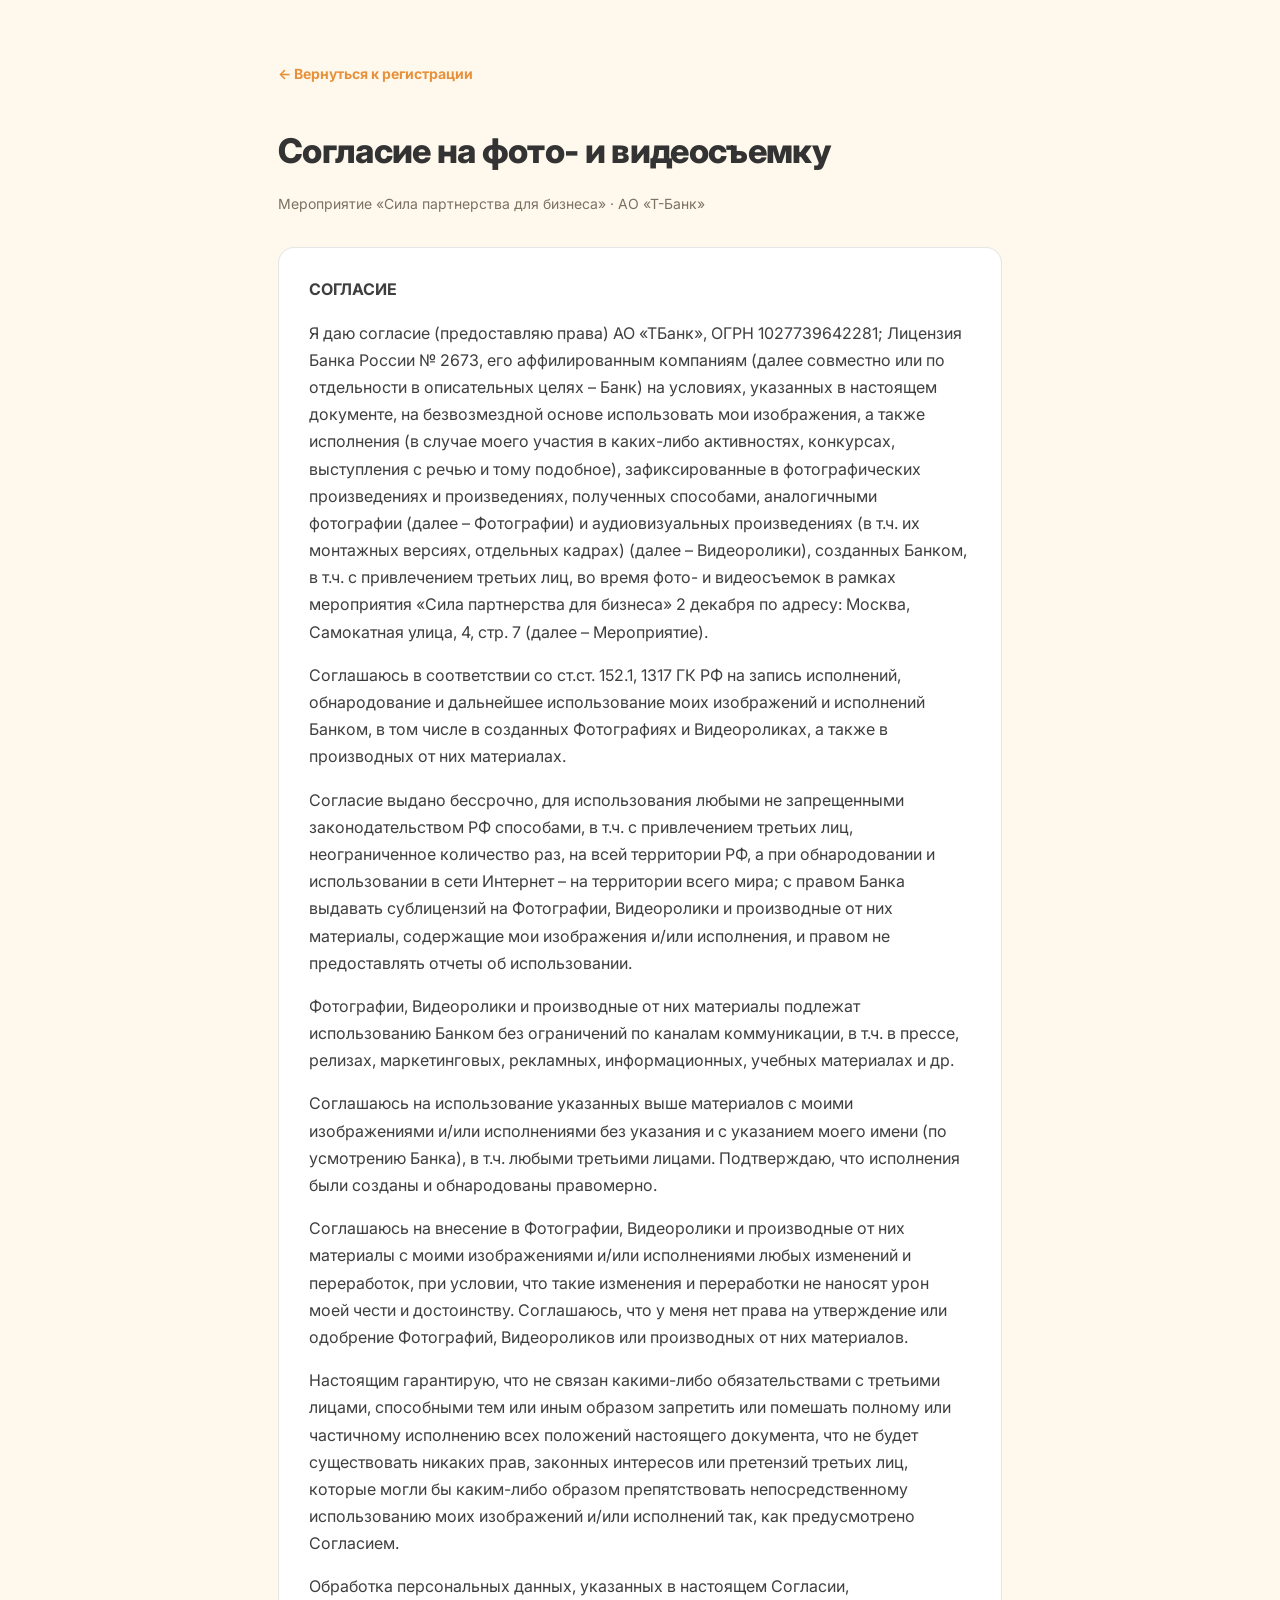
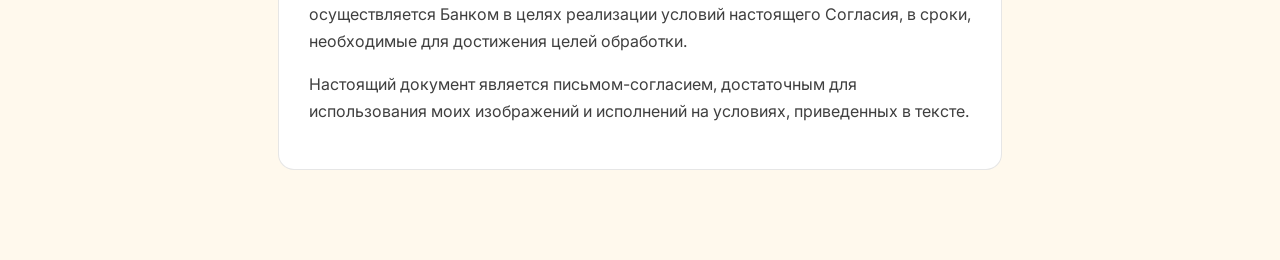
<file: templates/photo-consent.html>
<!doctype html>
<html lang="ru">
<head>
  <meta charset="utf-8">
  <meta name="viewport" content="width=device-width, initial-scale=1">
  <title>Согласие на фото- и видеосъемку · Т-Банк</title>
  <link rel="preconnect" href="https://fonts.googleapis.com">
  <link href="https://fonts.googleapis.com/css2?family=Inter:wght@400;600;700;800&display=swap" rel="stylesheet">
  <style>
    :root { --bg:#fff9ed; --card:#ffffff; --line:rgba(51,51,51,.12); --text:#333333;
            --muted:#7a7261; --orange:#e8913b; }
    * { box-sizing:border-box; margin:0; padding:0; }
    body { font-family:Inter,system-ui,sans-serif; background:var(--bg); color:var(--text);
           line-height:1.7; }
    .wrap { max-width:820px; margin:0 auto; padding:60px clamp(20px,5vw,48px) 90px; }
    .back { display:inline-block; color:var(--orange); font-weight:700; font-size:14px;
            margin-bottom:36px; text-decoration:none; }
    .back:hover { text-decoration:underline; }
    h1 { font-size:clamp(24px,3.6vw,34px); font-weight:800; letter-spacing:-.02em; margin-bottom:12px; }
    .sub { color:var(--muted); font-size:14px; margin-bottom:32px; }
    h2 { font-size:18px; font-weight:700; margin:26px 0 10px; }
    p { color:#3f3f3f; margin-bottom:16px; }
    .card { background:var(--card); border:1px solid var(--line); border-radius:16px;
            padding:28px 30px; }
  </style>
</head>
<body>
  <div class="wrap">
    <a class="back" href="{{ url_for('index') }}#registration">← Вернуться к регистрации</a>
    <h1>Согласие на фото- и видеосъемку</h1>
    <p class="sub">Мероприятие «Сила партнерства для бизнеса» · АО «Т-Банк»</p>

    <div class="card">
      <p><strong>СОГЛАСИЕ</strong></p>
      <p>Я даю согласие (предоставляю права) АО «ТБанк», ОГРН 1027739642281; Лицензия Банка России № 2673, его аффилированным компаниям (далее совместно или по отдельности в описательных целях – Банк) на условиях, указанных в настоящем документе, на безвозмездной основе использовать мои изображения, а также исполнения (в случае моего участия в каких-либо активностях, конкурсах, выступления с речью и тому подобное), зафиксированные в фотографических произведениях и произведениях, полученных способами, аналогичными фотографии (далее – Фотографии) и аудиовизуальных произведениях (в т.ч. их монтажных версиях, отдельных кадрах) (далее – Видеоролики), созданных Банком, в т.ч. с привлечением третьих лиц, во время фото- и видеосъемок в рамках мероприятия «Сила партнерства для бизнеса» 2 декабря по адресу: Москва, Самокатная улица, 4, стр. 7 (далее – Мероприятие).</p>
      <p>Соглашаюсь в соответствии со ст.ст. 152.1, 1317 ГК РФ на запись исполнений, обнародование и дальнейшее использование моих изображений и исполнений Банком, в том числе в созданных Фотографиях и Видеороликах, а также в производных от них материалах.</p>
      <p>Согласие выдано бессрочно, для использования любыми не запрещенными законодательством РФ способами, в т.ч. с привлечением третьих лиц, неограниченное количество раз, на всей территории РФ, а при обнародовании и использовании в сети Интернет – на территории всего мира; с правом Банка выдавать сублицензий на Фотографии, Видеоролики и производные от них материалы, содержащие мои изображения и/или исполнения, и правом не предоставлять отчеты об использовании.</p>
      <p>Фотографии, Видеоролики и производные от них материалы подлежат использованию Банком без ограничений по каналам коммуникации, в т.ч. в прессе, релизах, маркетинговых, рекламных, информационных, учебных материалах и др.</p>
      <p>Соглашаюсь на использование указанных выше материалов с моими изображениями и/или исполнениями без указания и с указанием моего имени (по усмотрению Банка), в т.ч. любыми третьими лицами. Подтверждаю, что исполнения были созданы и обнародованы правомерно.</p>
      <p>Соглашаюсь на внесение в Фотографии, Видеоролики и производные от них материалы с моими изображениями и/или исполнениями любых изменений и переработок, при условии, что такие изменения и переработки не наносят урон моей чести и достоинству. Соглашаюсь, что у меня нет права на утверждение или одобрение Фотографий, Видеороликов или производных от них материалов.</p>
      <p>Настоящим гарантирую, что не связан какими-либо обязательствами с третьими лицами, способными тем или иным образом запретить или помешать полному или частичному исполнению всех положений настоящего документа, что не будет существовать никаких прав, законных интересов или претензий третьих лиц, которые могли бы каким-либо образом препятствовать непосредственному использованию моих изображений и/или исполнений так, как предусмотрено Согласием.</p>
      <p>Обработка персональных данных, указанных в настоящем Согласии, осуществляется Банком в целях реализации условий настоящего Согласия, в сроки, необходимые для достижения целей обработки.</p>
      <p>Настоящий документ является письмом-согласием, достаточным для использования моих изображений и исполнений на условиях, приведенных в тексте.</p>
    </div>
  </div>
</body>
</html>
</file>
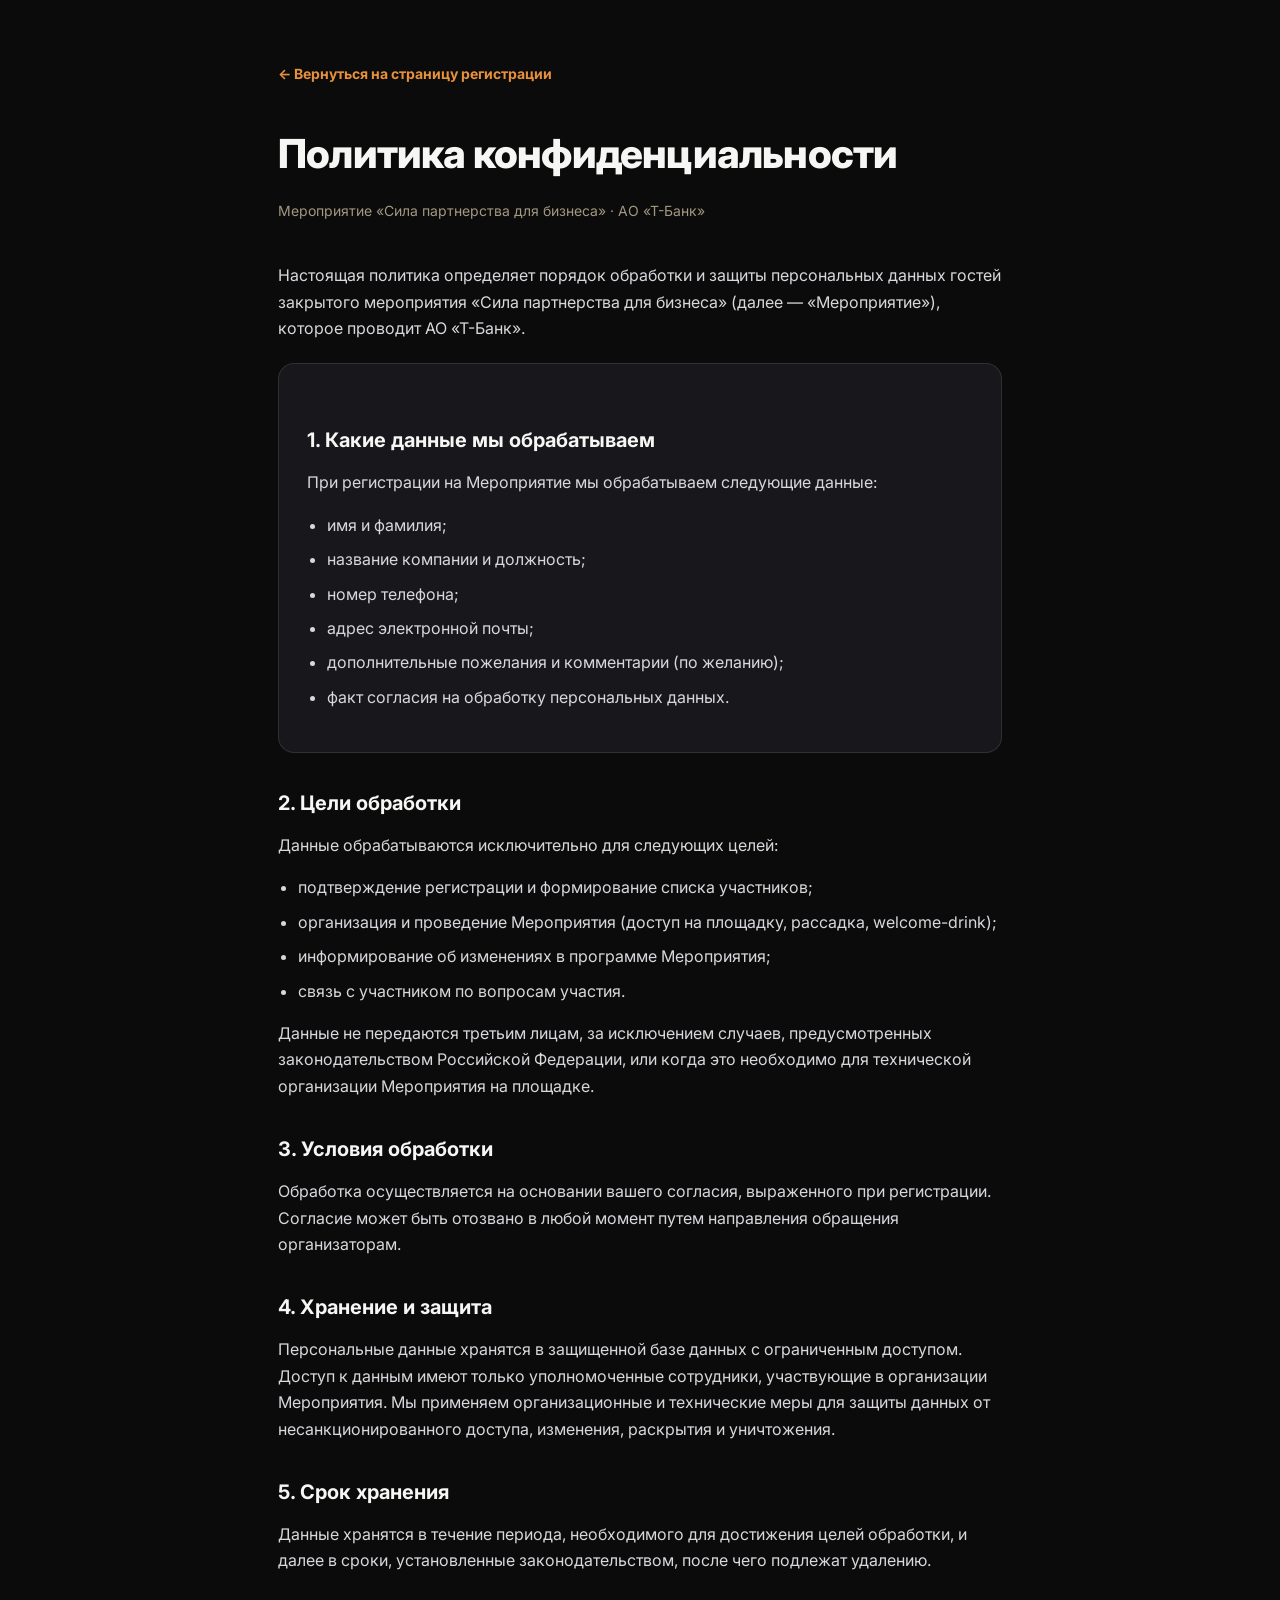
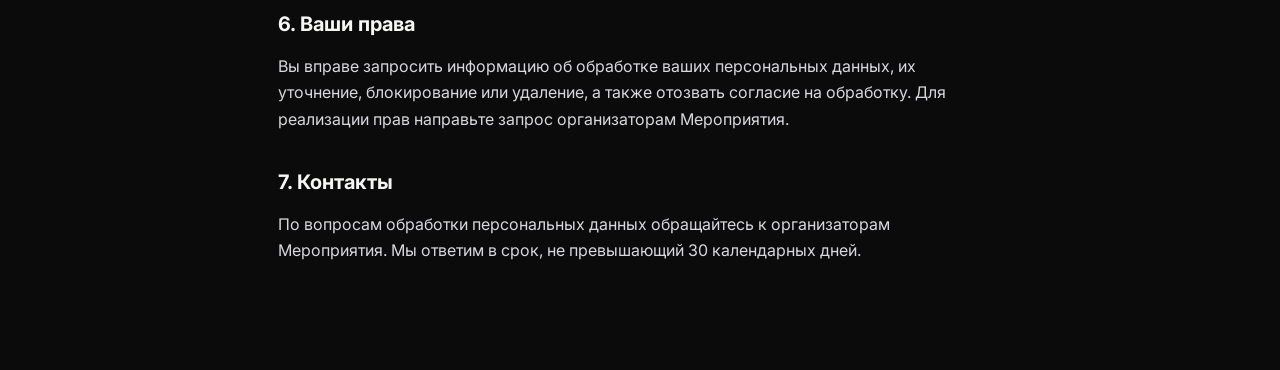
<file: templates/privacy.html>
<!doctype html>
<html lang="ru">
<head>
  <meta charset="utf-8">
  <meta name="viewport" content="width=device-width, initial-scale=1">
  <title>Политика конфиденциальности · Т-Банк</title>
  <link rel="preconnect" href="https://fonts.googleapis.com">
  <link href="https://fonts.googleapis.com/css2?family=Inter:wght@400;600;700;800&display=swap" rel="stylesheet">
  <style>
    :root { --bg:#0b0b0c; --card:#18181c; --line:rgba(255,255,255,.1); --text:#f6f6f4;
            --muted:#a39880; --beige:#e4d7c1; --orange:#e8913b; }
    * { box-sizing:border-box; margin:0; padding:0; }
    body { font-family:Inter,system-ui,sans-serif; background:var(--bg); color:var(--text);
           line-height:1.65; }
    .wrap { max-width:820px; margin:0 auto; padding:60px clamp(20px,5vw,48px) 90px; }
    .back { display:inline-block; color:var(--orange); font-weight:700; font-size:14px;
            margin-bottom:36px; text-decoration:none; }
    .back:hover { text-decoration:underline; }
    h1 { font-size:clamp(28px,4vw,40px); font-weight:800; letter-spacing:-.02em; margin-bottom:12px; }
    .updated { color:var(--muted); font-size:14px; margin-bottom:40px; }
    h2 { font-size:20px; font-weight:700; margin:34px 0 12px; }
    p { color:#d8d8dc; margin-bottom:16px; }
    ul { margin:0 0 16px 20px; color:#d8d8dc; }
    li { margin-bottom:8px; }
    .card { background:var(--card); border:1px solid var(--line); border-radius:16px;
            padding:26px 28px; margin:22px 0; }
    a { color:var(--beige); }
  </style>
</head>
<body>
  <div class="wrap">
    <a class="back" href="{{ url_for('index') }}">← Вернуться на страницу регистрации</a>
    <h1>Политика конфиденциальности</h1>
    <p class="updated">Мероприятие «Сила партнерства для бизнеса» · АО «Т-Банк»</p>

    <p>Настоящая политика определяет порядок обработки и защиты персональных данных гостей
    закрытого мероприятия «Сила партнерства для бизнеса» (далее — «Мероприятие»), которое проводит
    АО «Т-Банк».</p>

    <div class="card">
      <h2>1. Какие данные мы обрабатываем</h2>
      <p>При регистрации на Мероприятие мы обрабатываем следующие данные:</p>
      <ul>
        <li>имя и фамилия;</li>
        <li>название компании и должность;</li>
        <li>номер телефона;</li>
        <li>адрес электронной почты;</li>
        <li>дополнительные пожелания и комментарии (по желанию);</li>
        <li>факт согласия на обработку персональных данных.</li>
      </ul>
    </div>

    <h2>2. Цели обработки</h2>
    <p>Данные обрабатываются исключительно для следующих целей:</p>
    <ul>
      <li>подтверждение регистрации и формирование списка участников;</li>
      <li>организация и проведение Мероприятия (доступ на площадку, рассадка, welcome-drink);</li>
      <li>информирование об изменениях в программе Мероприятия;</li>
      <li>связь с участником по вопросам участия.</li>
    </ul>
    <p>Данные не передаются третьим лицам, за исключением случаев, предусмотренных
    законодательством Российской Федерации, или когда это необходимо для технической
    организации Мероприятия на площадке.</p>

    <h2>3. Условия обработки</h2>
    <p>Обработка осуществляется на основании вашего согласия, выраженного при регистрации.
    Согласие может быть отозвано в любой момент путем направления обращения организаторам.</p>

    <h2>4. Хранение и защита</h2>
    <p>Персональные данные хранятся в защищенной базе данных с ограниченным доступом. Доступ к
    данным имеют только уполномоченные сотрудники, участвующие в организации Мероприятия.
    Мы применяем организационные и технические меры для защиты данных от несанкционированного
    доступа, изменения, раскрытия и уничтожения.</p>

    <h2>5. Срок хранения</h2>
    <p>Данные хранятся в течение периода, необходимого для достижения целей обработки, и далее
    в сроки, установленные законодательством, после чего подлежат удалению.</p>

    <h2>6. Ваши права</h2>
    <p>Вы вправе запросить информацию об обработке ваших персональных данных, их уточнение,
    блокирование или удаление, а также отозвать согласие на обработку. Для реализации прав
    направьте запрос организаторам Мероприятия.</p>

    <h2>7. Контакты</h2>
    <p>По вопросам обработки персональных данных обращайтесь к организаторам Мероприятия.
    Мы ответим в срок, не превышающий 30 календарных дней.</p>
  </div>
</body>
</html>
</file>
